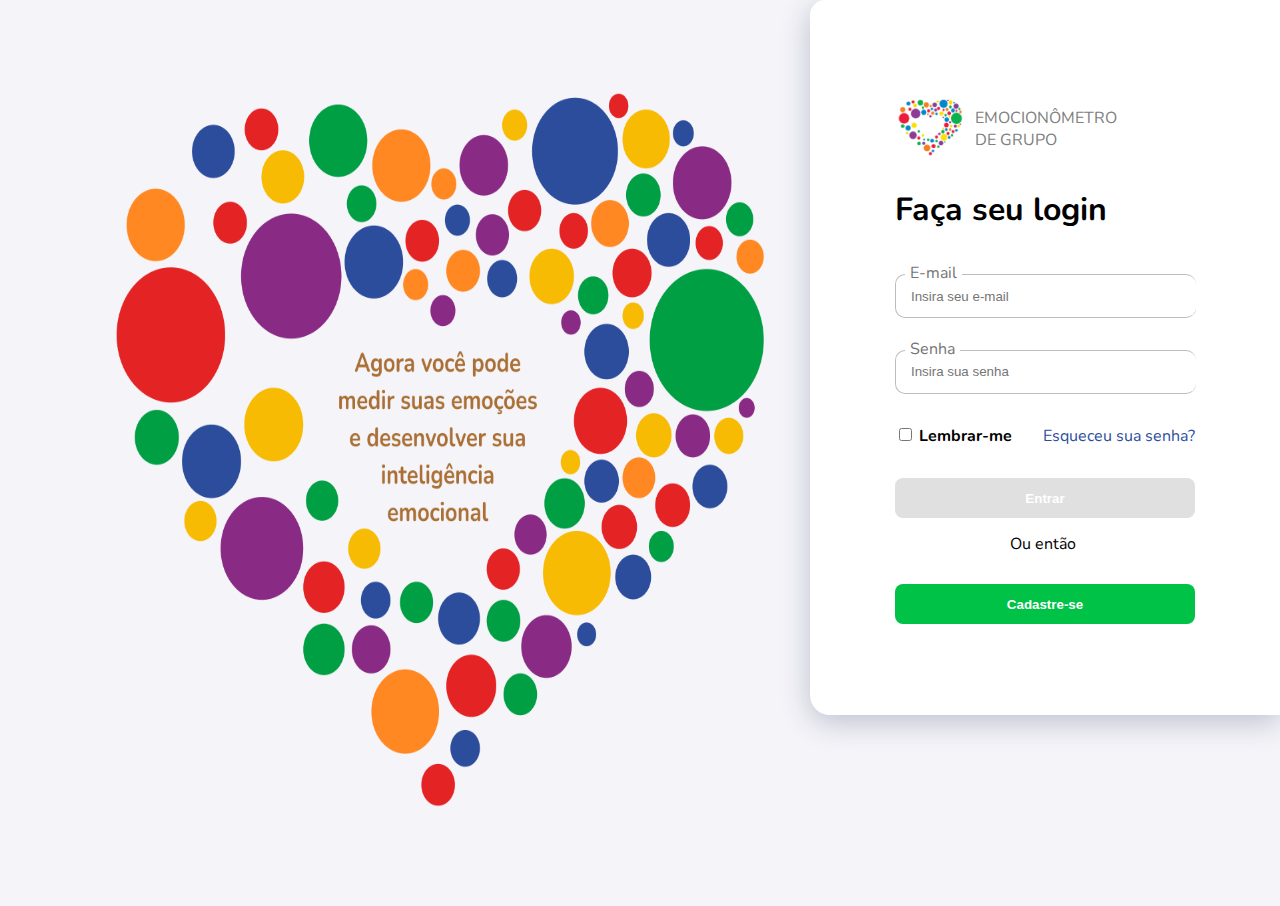
<file: index.html>
<!DOCTYPE html>
<html lang="pt-BR">
  <head>
    <meta charset="UTF-8" />
    <meta name="viewport" content="width=device-width, initial-scale=1.0" />
    <title>Escola</title>

    <link rel="stylesheet" href="style.css" />
    <link rel="preconnect" href="https://fonts.googleapis.com" />
    <link rel="preconnect" href="https://fonts.gstatic.com" crossorigin />
    <link
      href="https://fonts.googleapis.com/css2?family=Nunito&display=swap"
      rel="stylesheet"
    />
  </head>

  <body>
    <div class="main-loginContainer">
      <div>
        <img
          class="login-heart"
          src="imgs/login-heart.png"
          alt="Lorem ipsum dolor sit amet consectetur adipisicing elit."
        />
      </div>

      <div class="login-conteiner">
        <div class="login-block">
          <div class="logo">
            <img
              class="logo-heart"
              src="imgs/logo-heart.png"
              alt="Lorem ipsum dolor sit amet consectetur adipisicing elit."
            />

            <p>
              EMOCIONÔMETRO <br />
              DE GRUPO
            </p>
          </div>

          <h1>Faça seu login</h1>
          <br />

          <form action="">
            <div class="loginForm-block">
              <div class="login-form">
                <label for="email">E-mail</label>

                <input
                  class="login-input"
                  type="email"
                  name="meuEmail"
                  id="email"
                  placeholder="Insira seu e-mail"
                />
              </div>
              
              <div class="login-form">
                <label for="senha">Senha</label>

                <input
                  class="login-input"
                  type="password"
                  name="minhaSenha"
                  id="senha"
                  placeholder="Insira sua senha"
                />
              </div>

              

              <div class="password-block">
                <div>
                  <input type="checkbox" name="lembrarSenha" id="lembrar" />

                  <label class="checkbox" for="lembrar">Lembrar-me</label>
                </div>

                <a class="password-link" href="">Esqueceu sua senha?</a>
              </div>
              
              <button class="login" type="submit"><a class="link" href="outset.html">Entrar</a></button>

              <div class="paragraph">
                <p class="paragraph-text">Ou então</p>
                <hr class="login-hr">
              </div>

              <button class="register" type="submit"><a class="link" href="">Cadastre-se</a></button>
            </div>
          </form>
        </div>
      </div>
    </div>
  </body>
</html>
</file>
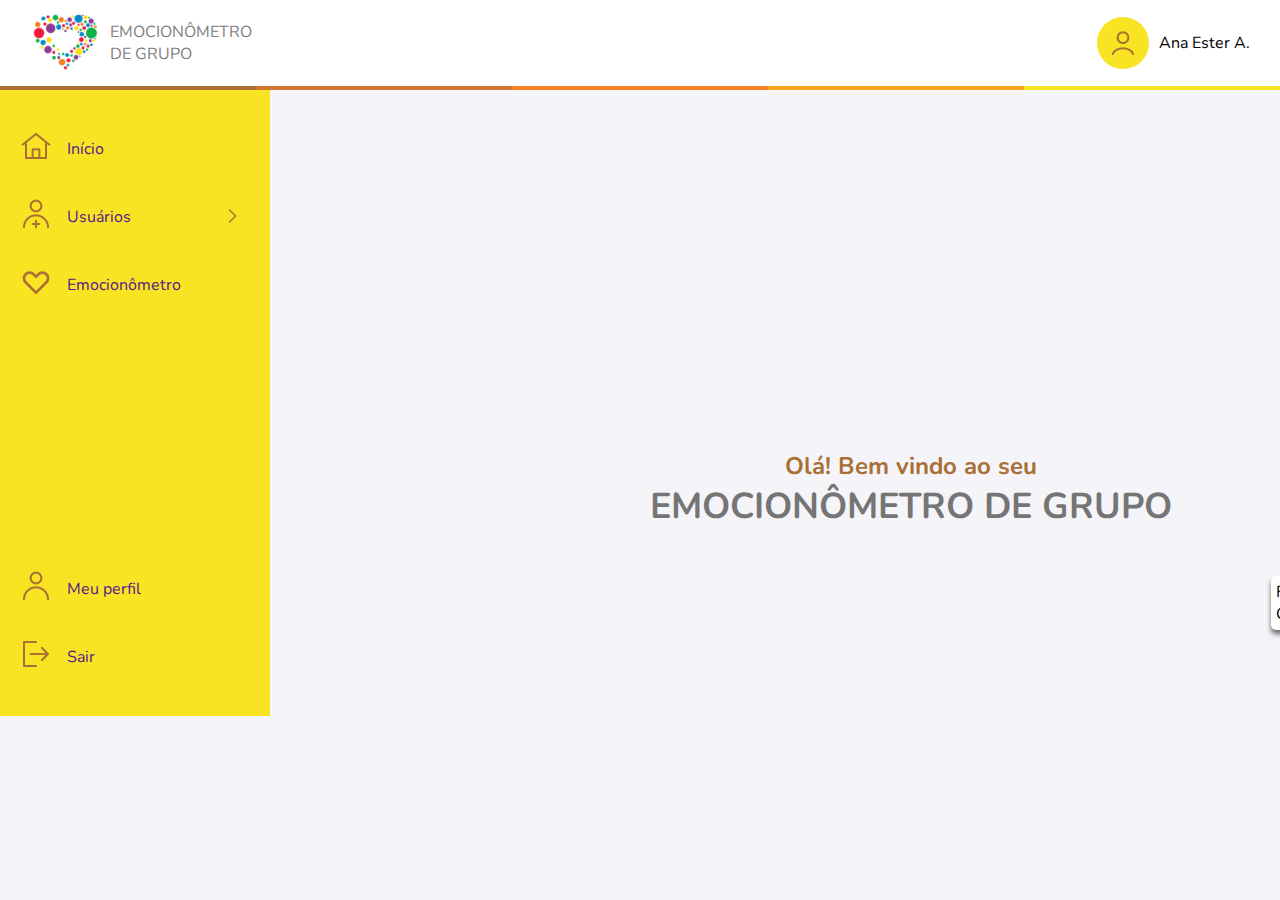
<file: outset.html>
<!DOCTYPE html>
<html lang="en">
  <head>
    <meta charset="UTF-8" />
    <meta name="viewport" content="width=device-width, initial-scale=1.0" />
    <title>Tela Inicial</title>

    <link rel="stylesheet" href="style.css" />
    <link rel="preconnect" href="https://fonts.googleapis.com" />
    <link rel="preconnect" href="https://fonts.gstatic.com" crossorigin />
    <link
      href="https://fonts.googleapis.com/css2?family=Nunito&display=swap"
      rel="stylesheet"
    />
  </head>

  <body>
    <div class="header">
      <div class="logo">
        <img
          class="logo-heart"
          src="imgs/logo-heart.png"
          alt="Lorem ipsum dolor sit amet consectetur adipisicing elit."
        />

        <p>
          EMOCIONÔMETRO <br />
          DE GRUPO
        </p>
      </div>

      <div class="header-user">
        <img
          class="user-1"
          src="imgs/user-1.png"
          alt="Lorem ipsum dolor, sit amet consectetur adipisicing elit."
        />

        <span>Ana Ester A.</span>
      </div>
    </div>

    <div class="header-hr">
      <hr />
      <hr />
      <hr />
      <hr />
      <hr />
    </div>

    <div class="outset-container">
      <div class="menu-container">
        <div class="top-menu">
          <div class="menu-style">
            <a href=""
              ><img
                src="imgs/home.png"
                alt="Lorem ipsum dolor sit amet consectetur adipisicing elit."
            /></a>

            <a href="">Início</a>
          </div>

          <div class="user-menu">
            <a href=""
              ><img
                src="imgs/add-user.png"
                alt="Lorem ipsum dolor sit amet consectetur adipisicing elit."
            /></a>

            <a href="">Usuários</a>

            <a class="arrow" href=""
              ><img
                src="imgs/right.png"
                alt="Lorem ipsum dolor sit amet consectetur adipisicing elit."
            /></a>
          </div>

          <div class="menu-style">
            <a href=""
              ><img
                src="imgs/heart.png"
                alt="Lorem ipsum dolor sit amet consectetur adipisicing elit."
            /></a>

            <a href="">Emocionômetro</a>
          </div>
        </div>

        <div class="bottom-menu">
          <div class="menu-style">
            <a href=""
              ><img
                src="imgs/user-2.png"
                alt="Lorem ipsum dolor sit amet consectetur adipisicing elit."
            /></a>

            <a href="">Meu perfil</a>
          </div>

          <div class="menu-style">
            <a href=""
              ><img
                src="imgs/logout.png"
                alt="Lorem ipsum dolor sit amet consectetur adipisicing elit."
            /></a>

            <a href="">Sair</a>
          </div>
        </div>
      </div>

      <div class="content-container">
        <div class="content">
            <span class="hello">Olá! Bem vindo ao seu</span>
            <br>
            <span class="group">EMOCIONÔMETRO DE GRUPO</span>
        </div>

        <div class="contact-block">
            <p class="contact">Fale Conosco</p>
            <img class="comments" src="imgs/comments.png" alt="">
        </div>
      </div>
    </div>
  </body>
</html>
</file>
<file: style.css>
body{
    overflow: hidden;
    margin: 0;
    padding: 0;
    border: 0;
    background-color: #F5F4F9;
    font-family: 'Nunito', sans-serif;
}

.main-loginContainer{
    display: flex;
    justify-content: space-between;
}

.login-heart{
    width: 740px;
    height: 100vh;
    margin-left: 70px;
}

.login-conteiner{
    background-color: #FFF;
    width: 619px;
    height: 715px;
    border-radius: 15px 0px 0px 20px;
    box-shadow: 0 7px 30px 0 #BBC0CD;
    display: flex;
    justify-content: center;
    align-items: center;
}

.login-block{
    width: 300px;
    display: flex;
    flex-direction: column; 
}

.logo{
    display: flex;
    align-items: center;
    column-gap: 10px;
    color: #808080;
}

.logo-heart{
    width: 70px;
}

.loginForm-block{
    width: 300px;
    height: 350px;
    display: flex;
    flex-direction: column;
    justify-content: space-between;
}

.login-form{
    position: relative;
}

.login-form label{
    position: absolute;
    bottom: 34px;
    left: 10px;
    background-color: #fff;
    padding: 0 5px;
    color: #757575;
}

.login-input{
    border: 1px solid #BDBDBD;
    border-right: none;
    border-radius: 10px;
    width: 283px;
    height: 40px;
    padding-left: 15px;
    color: #BDBDBD;
}

input{
    border: none;
}

.checkbox{
    font-weight: bold;
}

.password-block{
    display: flex;
    justify-content: space-between;
}

.password-link{
    color: #2C4D9C;
}

a{
    text-decoration: none;
}

.login{
    height: 40px;
    border: none;
    border-radius: 8px;
    color: #fff;
    font-weight: bold;
    background-color: #E0E0E0;
}

.register{
    height: 40px;
    border: none;
    border-radius: 8px;
    color: #fff;
    font-weight: bold;
    background-color: #00C247;
}

.login-hr{
    width: 200px;
}

.paragraph{
    position: relative;
}

.paragraph-text{
    position: absolute;
    bottom: -18px;
    left: 100px;
    background-color: #fff;
    padding: 0 15px;
}

.link{
    color: #fff;
}

.header{
    display: flex;
    justify-content: space-between;
    padding: 5px 30px;
    background-color: #fff;
}

.header-user{
    width: 153px;
    display: flex;
    justify-content: space-between;
    align-items: center;
}

.user-1{
    background-color: #F9E423;
    border-radius: 30px;
    padding: 10px;
}

.header-hr{
    display: flex;
}

hr{
    margin: 0;
    background-color: #fff;
    height: 4px;
    width: 307px;
    border: none;
}

.header-hr hr:first-child{
    background-color: #AA6F34;
}

.header-hr hr:nth-child(2){
    background-color: #D2772E;
}

.header-hr hr:nth-child(3){
    background-color: #F48221;
}

.header-hr hr:nth-child(4){
    background-color: #FAA61A;
}

.header-hr hr:last-child{
    background-color: #F9E423;
}

.outset-container{
    display: flex;
}

.menu-container{
    background-color: #F9E423;
    width: 230px;
    height: 546px;
    padding: 40px 20px;
    display: flex;
    flex-direction: column;
    justify-content: space-between;
}

.top-menu, .bottom-menu{
    display: flex;
    flex-direction: column;
    row-gap: 30px;
}

.menu-style, .user-menu{
    width: 210px;
    display: flex;
    align-items: center;
    column-gap: 15px;
}

.user-menu{
    position: relative;
}

.arrow{
    position: absolute;
    left: 200px;
    top: 6px;
}

.content{
    text-align: center;
    position: absolute;
    top: 50%;
    left: 650px;
}

.hello{
    font-weight: bolder;
    font-size: 24px;
    color: #AA6F34;
}

.group{
    font-weight: bolder;
    font-size: 36px;
    color: #757575;
}

.comments{
    background-color: #F9E423;
    width: 60px;
    padding: 10px;
    border-radius: 40px;
}

.contact-block{
    position: absolute;
    left: 1271px;
    top: 560px;
    display: flex;
    align-items: center;
    column-gap: 15px;
}

.contact{
    background-color: #fff;
    padding: 5px;
    border-radius: 5px;
    box-shadow: 0 4px 5px 0 #686868;
}
</file>
